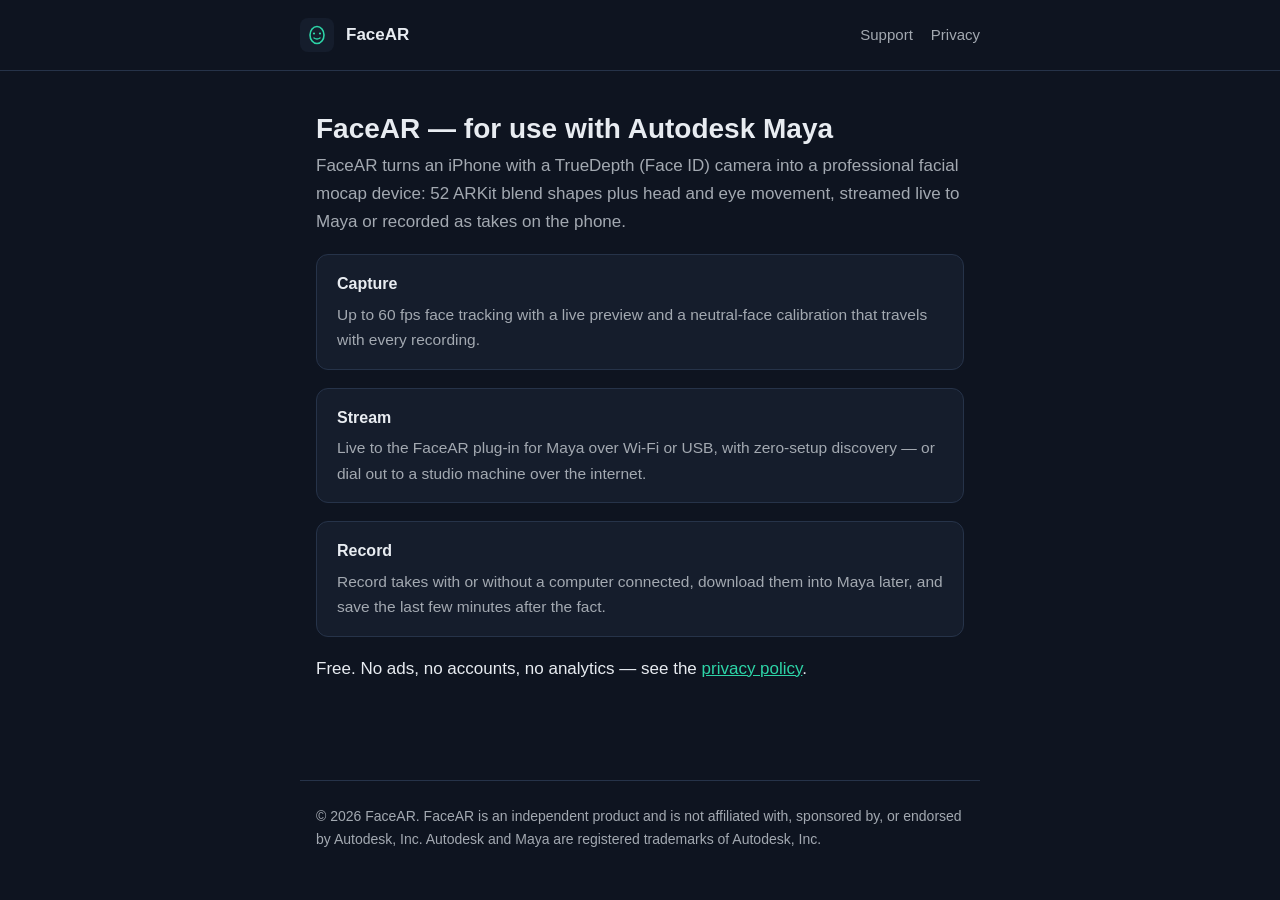
<file: index.html>
<!doctype html>
<html lang="en">
<head>
<meta charset="utf-8">
<meta name="viewport" content="width=device-width, initial-scale=1">
<title>FaceAR</title>
<link rel="stylesheet" href="style.css">
</head>
<body>
<header class="site">
  <div class="inner">
    <span class="mark"><svg width="20" height="20" viewBox="0 0 20 20"><ellipse cx="10" cy="10" rx="7" ry="8.5" fill="none" stroke="#2dd4a7" stroke-width="1.6"/><circle cx="7" cy="8.5" r="1.1" fill="#2dd4a7"/><circle cx="13" cy="8.5" r="1.1" fill="#2dd4a7"/><path d="M7 13 Q10 15 13 13" fill="none" stroke="#2dd4a7" stroke-width="1.4" stroke-linecap="round"/></svg></span>
    <a href="index.html">FaceAR</a>
    <nav><a href="support.html">Support</a><a href="privacy.html">Privacy</a></nav>
  </div>
</header>
<main>
<h1>FaceAR — for use with Autodesk Maya</h1>
<p class="lead">FaceAR turns an iPhone with a TrueDepth (Face&nbsp;ID)
camera into a professional facial mocap device: 52 ARKit blend shapes plus
head and eye movement, streamed live to Maya or recorded as takes on the
phone.</p>

<div class="card">
  <h3>Capture</h3>
  <p>Up to 60 fps face tracking with a live preview and a neutral-face
  calibration that travels with every recording.</p>
</div>
<div class="card">
  <h3>Stream</h3>
  <p>Live to the FaceAR plug-in for Maya over Wi-Fi or USB, with zero-setup
  discovery — or dial out to a studio machine over the internet.</p>
</div>
<div class="card">
  <h3>Record</h3>
  <p>Record takes with or without a computer connected, download them into
  Maya later, and save the last few minutes after the fact.</p>
</div>

<p>Free. No ads, no accounts, no analytics — see the
<a href="privacy.html">privacy policy</a>.</p>
</main>
<footer>© 2026 FaceAR. FaceAR is an independent product and is not affiliated with, sponsored by, or endorsed by Autodesk, Inc. Autodesk and Maya are registered trademarks of Autodesk, Inc.</footer>
</body>
</html>
</file>
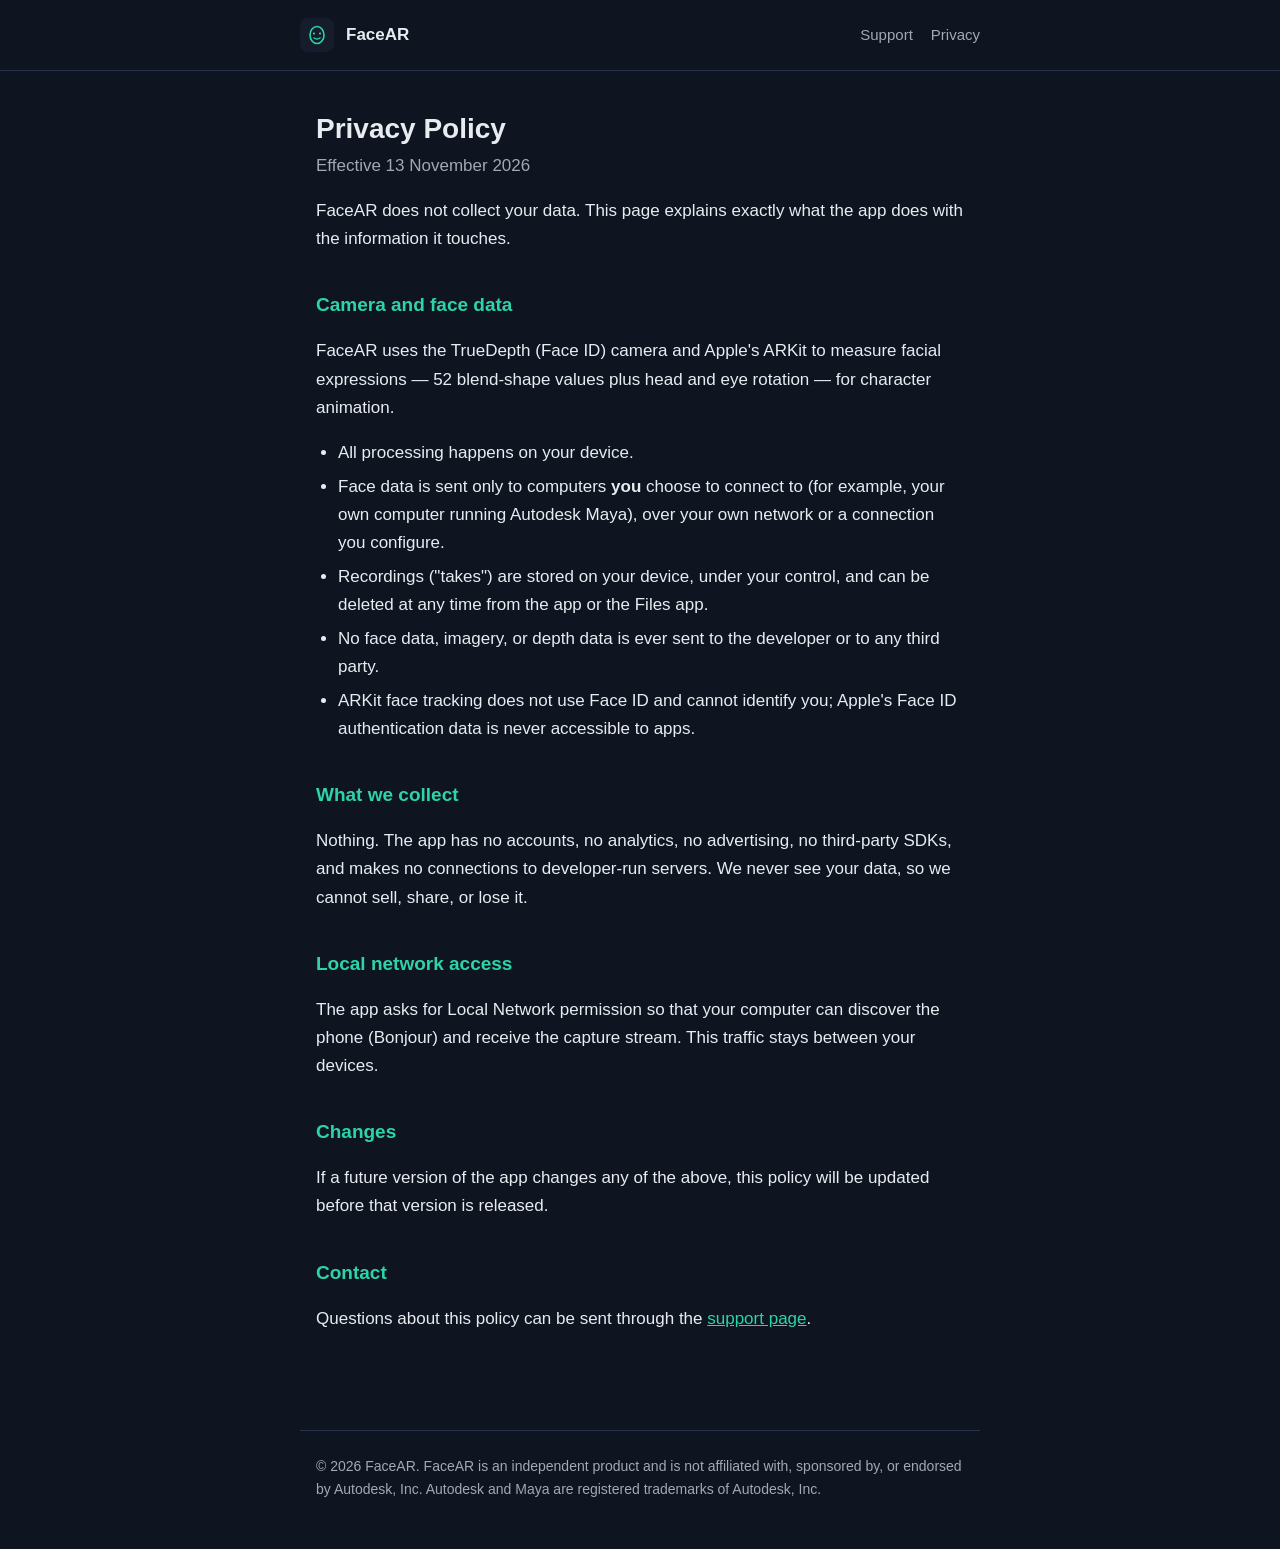
<file: privacy.html>
<!doctype html>
<html lang="en">
<head>
<meta charset="utf-8">
<meta name="viewport" content="width=device-width, initial-scale=1">
<title>Privacy Policy — FaceAR</title>
<link rel="stylesheet" href="style.css">
</head>
<body>
<header class="site">
  <div class="inner">
    <span class="mark"><svg width="20" height="20" viewBox="0 0 20 20"><ellipse cx="10" cy="10" rx="7" ry="8.5" fill="none" stroke="#2dd4a7" stroke-width="1.6"/><circle cx="7" cy="8.5" r="1.1" fill="#2dd4a7"/><circle cx="13" cy="8.5" r="1.1" fill="#2dd4a7"/><path d="M7 13 Q10 15 13 13" fill="none" stroke="#2dd4a7" stroke-width="1.4" stroke-linecap="round"/></svg></span>
    <a href="index.html">FaceAR</a>
    <nav><a href="support.html">Support</a><a href="privacy.html">Privacy</a></nav>
  </div>
</header>
<main>
<h1>Privacy Policy</h1>
<p class="lead">Effective 13 November 2026</p>

<p>FaceAR does not collect your data. This page explains exactly what
the app does with the information it touches.</p>

<h2>Camera and face data</h2>
<p>FaceAR uses the TrueDepth (Face&nbsp;ID) camera and Apple's ARKit to
measure facial expressions — 52 blend-shape values plus head and eye
rotation — for character animation.</p>
<ul>
  <li>All processing happens on your device.</li>
  <li>Face data is sent only to computers <strong>you</strong> choose to
  connect to (for example, your own computer running Autodesk Maya), over
  your own network or a connection you configure.</li>
  <li>Recordings ("takes") are stored on your device, under your control,
  and can be deleted at any time from the app or the Files app.</li>
  <li>No face data, imagery, or depth data is ever sent to the developer or
  to any third party.</li>
  <li>ARKit face tracking does not use Face&nbsp;ID and cannot identify you;
  Apple's Face&nbsp;ID authentication data is never accessible to apps.</li>
</ul>

<h2>What we collect</h2>
<p>Nothing. The app has no accounts, no analytics, no advertising, no
third-party SDKs, and makes no connections to developer-run servers. We
never see your data, so we cannot sell, share, or lose it.</p>

<h2>Local network access</h2>
<p>The app asks for Local Network permission so that your computer can
discover the phone (Bonjour) and receive the capture stream. This traffic
stays between your devices.</p>

<h2>Changes</h2>
<p>If a future version of the app changes any of the above, this policy
will be updated before that version is released.</p>

<h2>Contact</h2>
<p>Questions about this policy can be sent through the
<a href="support.html">support page</a>.</p>
</main>
<footer>© 2026 FaceAR. FaceAR is an independent product and is not affiliated with, sponsored by, or endorsed by Autodesk, Inc. Autodesk and Maya are registered trademarks of Autodesk, Inc.</footer>
</body>
</html>
</file>
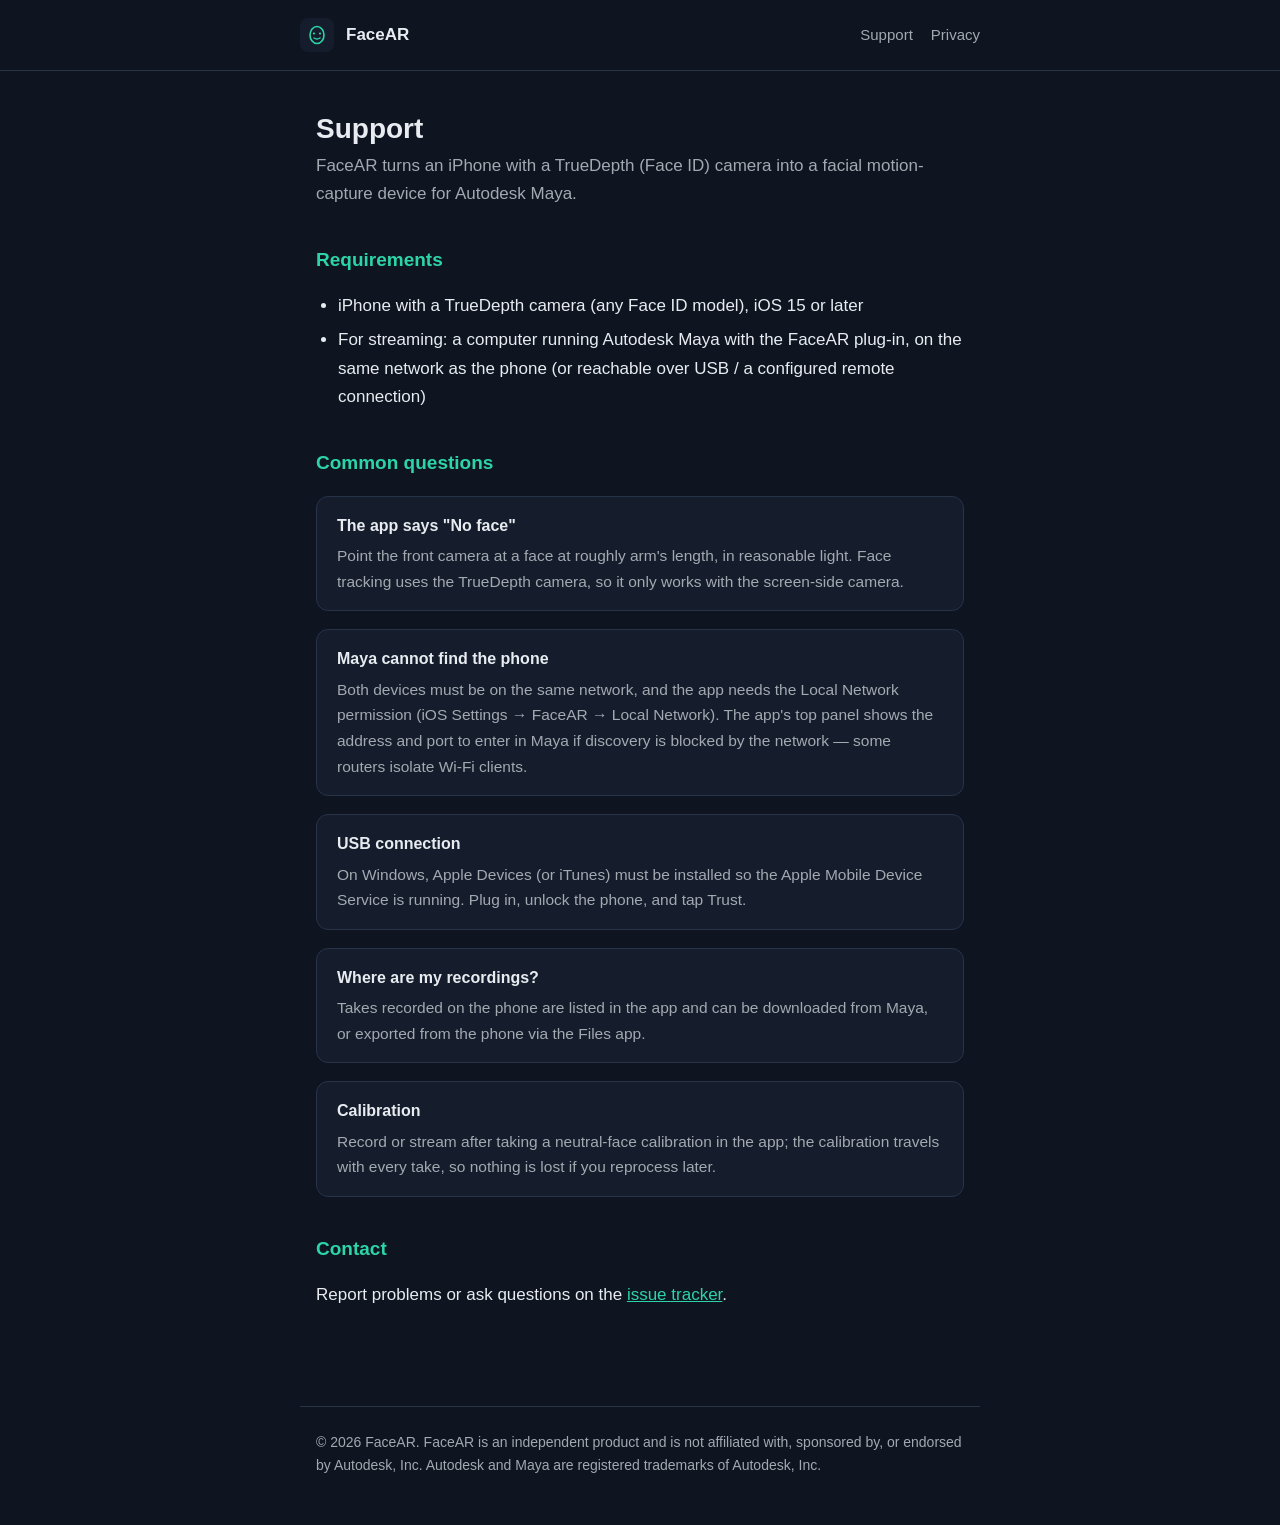
<file: support.html>
<!doctype html>
<html lang="en">
<head>
<meta charset="utf-8">
<meta name="viewport" content="width=device-width, initial-scale=1">
<title>Support — FaceAR</title>
<link rel="stylesheet" href="style.css">
</head>
<body>
<header class="site">
  <div class="inner">
    <span class="mark"><svg width="20" height="20" viewBox="0 0 20 20"><ellipse cx="10" cy="10" rx="7" ry="8.5" fill="none" stroke="#2dd4a7" stroke-width="1.6"/><circle cx="7" cy="8.5" r="1.1" fill="#2dd4a7"/><circle cx="13" cy="8.5" r="1.1" fill="#2dd4a7"/><path d="M7 13 Q10 15 13 13" fill="none" stroke="#2dd4a7" stroke-width="1.4" stroke-linecap="round"/></svg></span>
    <a href="index.html">FaceAR</a>
    <nav><a href="support.html">Support</a><a href="privacy.html">Privacy</a></nav>
  </div>
</header>
<main>
<h1>Support</h1>
<p class="lead">FaceAR turns an iPhone with a TrueDepth (Face&nbsp;ID)
camera into a facial motion-capture device for Autodesk Maya.</p>

<h2>Requirements</h2>
<ul>
  <li>iPhone with a TrueDepth camera (any Face&nbsp;ID model), iOS 15 or later</li>
  <li>For streaming: a computer running Autodesk Maya with the FaceAR
  plug-in, on the same network as the phone (or reachable over USB / a
  configured remote connection)</li>
</ul>

<h2>Common questions</h2>

<div class="card">
  <h3>The app says "No face"</h3>
  <p>Point the front camera at a face at roughly arm's length, in reasonable
  light. Face tracking uses the TrueDepth camera, so it only works with the
  screen-side camera.</p>
</div>

<div class="card">
  <h3>Maya cannot find the phone</h3>
  <p>Both devices must be on the same network, and the app needs the Local
  Network permission (iOS Settings → FaceAR → Local Network). The app's top
  panel shows the address and port to enter in Maya if discovery is blocked
  by the network — some routers isolate Wi-Fi clients.</p>
</div>

<div class="card">
  <h3>USB connection</h3>
  <p>On Windows, Apple Devices (or iTunes) must be installed so the Apple
  Mobile Device Service is running. Plug in, unlock the phone, and tap
  Trust.</p>
</div>

<div class="card">
  <h3>Where are my recordings?</h3>
  <p>Takes recorded on the phone are listed in the app and can be downloaded
  from Maya, or exported from the phone via the Files app.</p>
</div>

<div class="card">
  <h3>Calibration</h3>
  <p>Record or stream after taking a neutral-face calibration in the app;
  the calibration travels with every take, so nothing is lost if you
  reprocess later.</p>
</div>

<h2>Contact</h2>
<p>Report problems or ask questions on the
<a href="https://github.com/kyndred/facear-site/issues">issue tracker</a>.</p>
</main>
<footer>© 2026 FaceAR. FaceAR is an independent product and is not affiliated with, sponsored by, or endorsed by Autodesk, Inc. Autodesk and Maya are registered trademarks of Autodesk, Inc.</footer>
</body>
</html>
</file>
<file: style.css>
:root {
  --bg: #0e1420;
  --panel: #151d2c;
  --text: #e8ecf1;
  --dim: #a3a9b1;
  --accent: #2dd4a7;
  --rule: #263349;
}
* { box-sizing: border-box; }
body {
  margin: 0;
  background: var(--bg);
  color: var(--text);
  font: 17px/1.65 -apple-system, BlinkMacSystemFont, "Segoe UI", Roboto, Helvetica, Arial, sans-serif;
}
main {
  max-width: 680px;
  margin: 0 auto;
  padding: 40px 16px 80px;
}
header.site {
  border-bottom: 1px solid var(--rule);
  padding: 18px 16px;
}
header.site .inner {
  max-width: 680px;
  margin: 0 auto;
  display: flex;
  align-items: center;
  gap: 12px;
}
header.site .mark {
  width: 34px; height: 34px; border-radius: 8px;
  background: var(--panel);
  display: inline-flex; align-items: center; justify-content: center;
}
header.site a { color: var(--text); text-decoration: none; font-weight: 600; }
header.site nav { margin-left: auto; display: flex; gap: 18px; }
header.site nav a { color: var(--dim); font-weight: 500; font-size: 15px; }
header.site nav a:hover { color: var(--accent); }
h1 { font-size: 28px; line-height: 1.25; margin: 0 0 6px; }
h2 { font-size: 19px; margin: 36px 0 10px; color: var(--accent); }
p.lead { color: var(--dim); margin-top: 0; }
a { color: var(--accent); }
ul { padding-left: 22px; }
li { margin: 6px 0; }
.card {
  background: var(--panel);
  border: 1px solid var(--rule);
  border-radius: 12px;
  padding: 16px 20px;
  margin: 18px 0;
}
.card h3 { margin: 0 0 4px; font-size: 16px; }
.card p { margin: 0; color: var(--dim); font-size: 15.5px; }
footer {
  max-width: 680px; margin: 0 auto; padding: 24px 16px 48px;
  color: var(--dim); font-size: 14px; border-top: 1px solid var(--rule);
}
</file>
